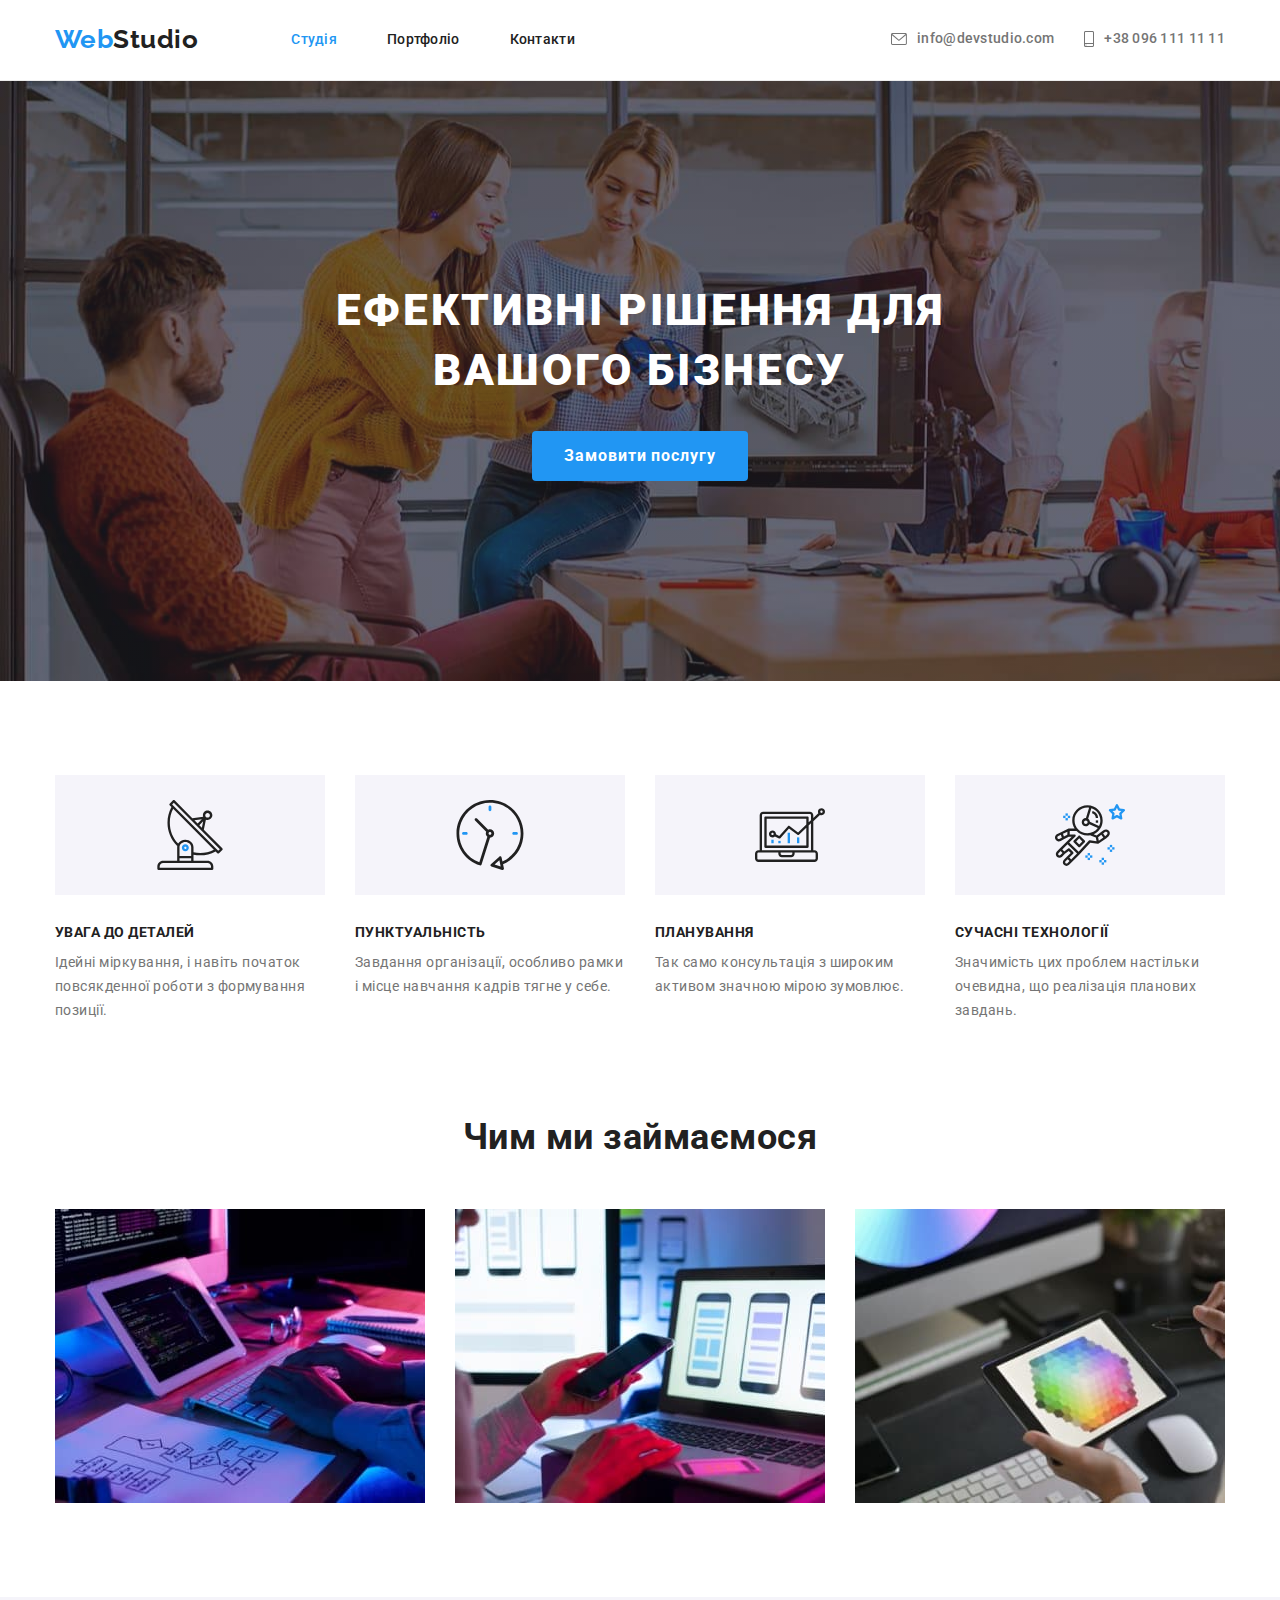
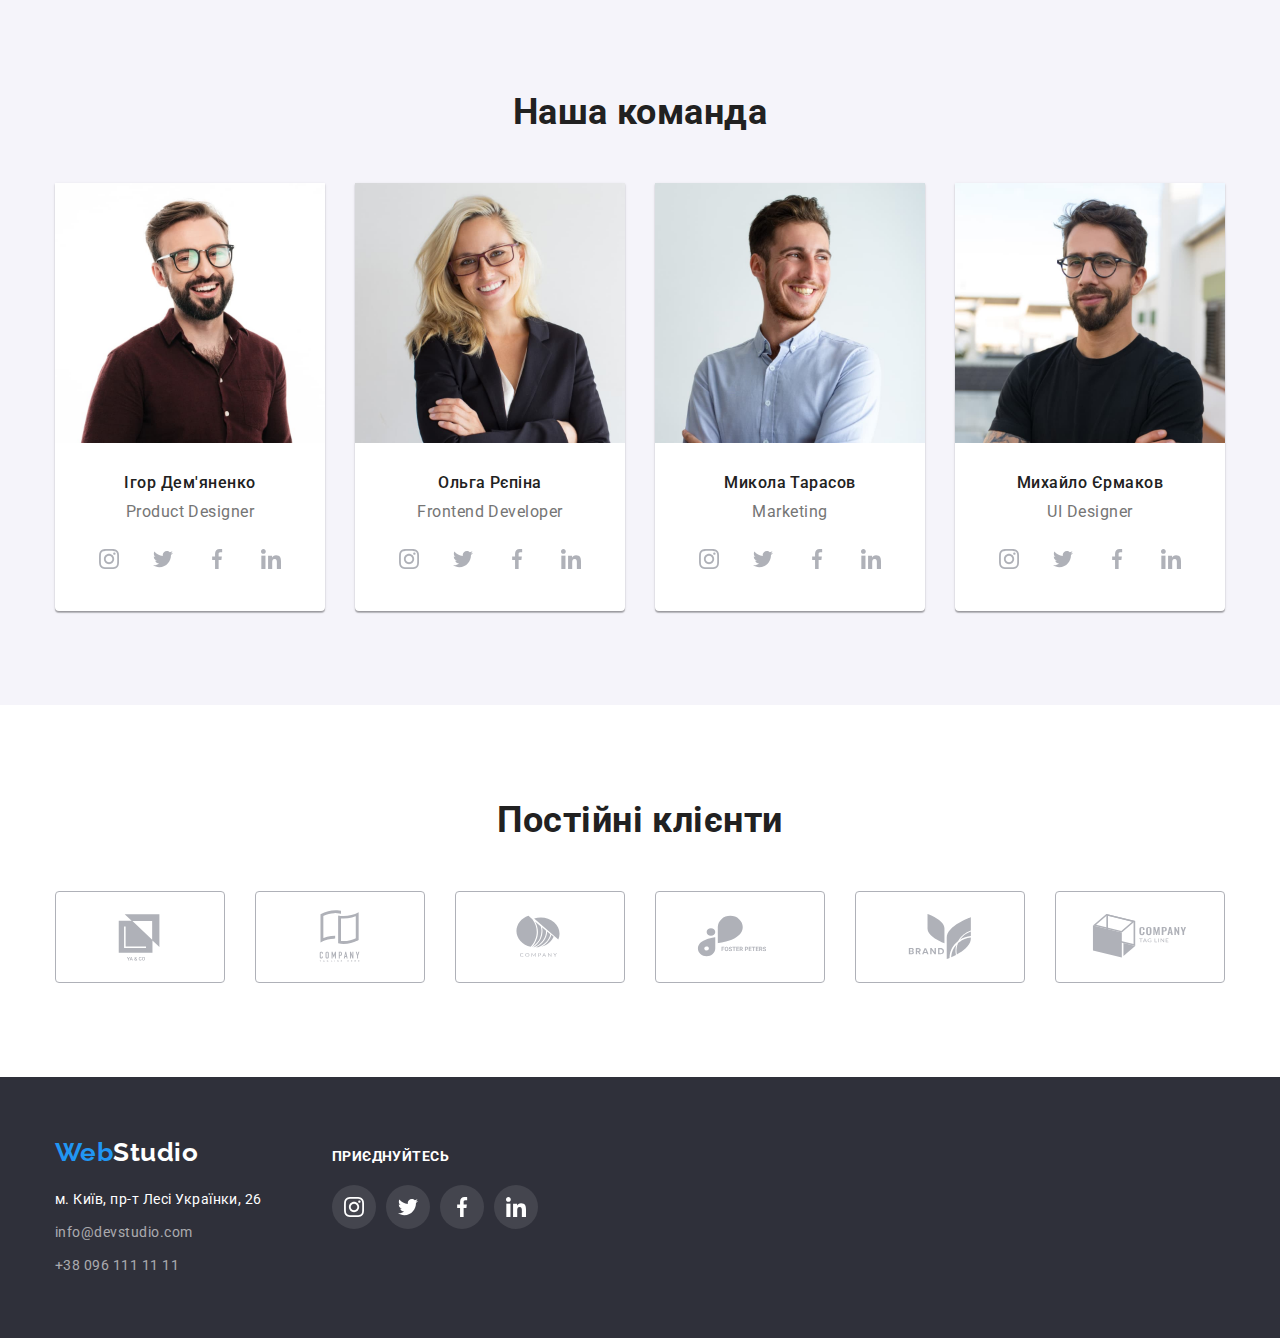
<file: index.html>
<!DOCTYPE html>
<html lang="uk">

<head>
  <meta charset="UTF-8" />
  <meta name="viewport" content="width=device-width, initial-scale=1.0" />
  <title>WebStudio</title>
  <link rel="preconnect" href="https://fonts.googleapis.com">
  <link rel="preconnect" href="https://fonts.gstatic.com" crossorigin>
  <link href="https://fonts.googleapis.com/css2?family=Raleway:wght@700&family=Roboto:wght@400;500;700;900&display=swap"
    rel="stylesheet">
  <link rel="stylesheet" href="https://cdn.jsdelivr.net/npm/modern-normalize@1.1.0/modern-normalize.min.css">
  <link rel="stylesheet" href="./css/styles.css">
</head>

<body>
  <!-- HEADER -->
  <header class="page-header">
    <div class="container page-header-container">
      <nav class="page-navigation">
        <a class="logo link" href="./index.html"><span class="text-logo">Web</span>Studio</a>
        <ul class="menu list">
          <li class="menu-item"><a class="menu-link current link" href="./index.html">Студія</a></li>
          <li class="menu-item"><a class="menu-link link" href="./portfolio.html">Портфоліо</a></li>
          <li class="menu-item"><a class="menu-link link" href="#">Контакти</a></li>
        </ul>
      </nav>
      <ul class="contact-menu list">
        <li class="contact-menu-item"><a class="contact-e-mail link" href="mailto:info@devstudio.com"><svg
              class="contact-icon" width="16px" height="12px">
              <use href="./images/icons.svg#icon-envelope"></use>
            </svg>info@devstudio.com</a>
        </li>
        <li><a class="contact-phone-number link" href="tel:+380961111111"><svg class="contact-icon" width="10px"
              height="16px">
              <use href="./images/icons.svg#icon-smartphone"></use>
            </svg>+38 096 111 11 11</a></li>
      </ul>
    </div>

  </header>
  <main>
    <!-- HERO -->
    <section class="hero">
      <div class="container hero-container">
        <h1 class="hero-title">Ефективні рішення для вашого бізнесу</h1>
        <button type="button" class="hero-btn">Замовити послугу</button>
      </div>

    </section>
    <!-- ABOUT -->
    <section class="about section">
      <div class="container">
        <h2 class="visually-hidden">Наші переваги</h2>
        <ul class="list about-container">
          <li class="about-list">
            <div class="about-container-icon">
              <svg class="about-icons" aria-label="іконка антени" width="70px" height="70px">
                <use href="./images/icons.svg#icon-antenna"></use>
              </svg>
            </div>
            <h3 class="about-suptitle">УВАГА ДО ДЕТАЛЕЙ</h3>
            <p class="about-text">Ідейні міркування, і навіть початок повсякденної роботи з формування позиції.</p>
          </li>
          <li class="about-list">
            <div class="about-container-icon">
              <svg class="about-icons" aria-label="іконка годинника" width="70px" height="70px">
                <use href="./images/icons.svg#icon-clock"></use>
              </svg>
            </div>
            <h3 class="about-suptitle">ПУНКТУАЛЬНІСТЬ</h3>
            <p class="about-text">Завдання організації, особливо рамки і місце навчання кадрів тягне у себе.</p>
          </li>
          <li class="about-list">
            <div class="about-container-icon">
              <svg class="about-icons" aria-label="іконка діаграми" width="70px" height="70px">
                <use href="./images/icons.svg#icon-diagram"></use>
              </svg>
            </div>
            <h3 class="about-suptitle">ПЛАНУВАННЯ</h3>
            <p class="about-text">Так само консультація з широким активом значною мірою зумовлює.</p>
          </li>
          <li class="about-list">
            <div class="about-container-icon">
              <svg class="about-icons" aria-label="іконка астронавт" width="70px" height="70px">
                <use href="./images/icons.svg#icon-astronaut"></use>
              </svg>
            </div>
            <h3 class="about-suptitle">СУЧАСНІ ТЕХНОЛОГІЇ</h3>
            <p class="about-text">Значимість цих проблем настільки очевидна, що реалізація планових завдань.</p>
          </li>
        </ul>
      </div>

    </section>
    <!-- GALERY -->
    <section class="galery section">
      <div class="container">
        <h2 class="galery-title">Чим ми займаємося</h2>
        <ul class="list galery-container">
          <li class="galery-list"><img class="galery-img" src="./images/photo-a.jpg" alt="Розробка алгоритмів"
              width="370">
          </li>
          <li class="galery-list"><img class="galery-img" src="./images/photo-b.jpg" alt="Програмування" width="370">
          </li>
          <li class="galery-list"><img class="galery-img" src="./images/photo-c.jpg" alt="Веб дизайн" width="370">
          </li>
        </ul>
      </div>
    </section>
    <!-- OUR TEAM -->
    <section class="our-team section">
      <div class="container">
        <h2 class="our-team-title">Наша команда</h2>
        <ul class="list our-team-container">
          <li class="our-team-card">
            <img class="our-team-img" src="./images/igor.jpg" alt="Ігор Дем'яненко" width="270">
            <h3 class="our-team-name">Ігор Дем'яненко</h3>
            <p class="our-team-description">Product Designer</p>
            <ul class="social-list">
              <li class="social-list-item list">
                <a href="" class="social-list-link">
                  <svg lang="en" aria-label="instagram icon" class="social-list-icon">
                    <use href="./images/icons.svg#icon-instagram"></use>
                  </svg>
                </a>
              </li>
              <li class="social-list-item list">
                <a href="" class="social-list-link">
                  <svg lang="en" aria-label="twitter icon" class="social-list-icon">
                    <use href="./images/icons.svg#icon-twitter"></use>
                  </svg>
                </a>
              </li>
              <li class="social-list-item list">
                <a href="" class="social-list-link">
                  <svg lang="en" aria-label="facebook icon" class="social-list-icon">
                    <use href="./images/icons.svg#icon-facebook"></use>
                  </svg>
                </a>
              </li>
              <li class="social-list-item list">
                <a href="" class="social-list-link">
                  <svg lang="en" aria-label="linkedin icon" class="social-list-icon">
                    <use href="./images/icons.svg#icon-linkedin"></use>
                  </svg>
                </a>
              </li>
            </ul>
          </li>
          <li class="our-team-card">
            <img class="our-team-img" src="./images/olga.jpg" alt="Ольга Рєпіна" width="270">
            <h3 class="our-team-name">Ольга Рєпіна</h3>
            <p class="our-team-description">Frontend Developer</p>
            <ul class="social-list">
              <li class="social-list-item list">
                <a href="" class="social-list-link">
                  <svg lang="en" aria-label="instagram icon" class="social-list-icon">
                    <use href="./images/icons.svg#icon-instagram"></use>
                  </svg>
                </a>
              </li>
              <li class="social-list-item list">
                <a href="" class="social-list-link">
                  <svg lang="en" aria-label="twitter icon" class="social-list-icon">
                    <use href="./images/icons.svg#icon-twitter"></use>
                  </svg>
                </a>
              </li>
              <li class="social-list-item list">
                <a href="" class="social-list-link">
                  <svg lang="en" aria-label="facebook icon" class="social-list-icon">
                    <use href="./images/icons.svg#icon-facebook"></use>
                  </svg>
                </a>
              </li>
              <li class="social-list-item list">
                <a href="" class="social-list-link">
                  <svg lang="en" aria-label="linkedin icon" class="social-list-icon">
                    <use href="./images/icons.svg#icon-linkedin"></use>
                  </svg>
                </a>
              </li>
            </ul>
          </li>
          <li class="our-team-card">
            <img class="our-team-img" src="./images/mykola.jpg" alt="Микола Тарасов" width="270">
            <h3 class="our-team-name">Микола Тарасов</h3>
            <p class="our-team-description">Marketing</p>
            <ul class="social-list">
              <li class="social-list-item list">
                <a href="" class="social-list-link">
                  <svg lang="en" aria-label="instagram icon" class="social-list-icon">
                    <use href="./images/icons.svg#icon-instagram"></use>
                  </svg>
                </a>
              </li>
              <li class="social-list-item list">
                <a href="" class="social-list-link">
                  <svg lang="en" aria-label="twitter icon" class="social-list-icon">
                    <use href="./images/icons.svg#icon-twitter"></use>
                  </svg>
                </a>
              </li>
              <li class="social-list-item list">
                <a href="" class="social-list-link">
                  <svg lang="en" aria-label="facebook icon" class="social-list-icon">
                    <use href="./images/icons.svg#icon-facebook"></use>
                  </svg>
                </a>
              </li>
              <li class="social-list-item list">
                <a href="" class="social-list-link">
                  <svg lang="en" aria-label="linkedin icon" class="social-list-icon">
                    <use href="./images/icons.svg#icon-linkedin"></use>
                  </svg>
                </a>
              </li>
            </ul>
          </li>
          <li class="our-team-card">
            <img class="our-team-img" src="./images/mykhaylo.jpg" alt="Михайло Єрмаков" width="270">
            <h3 class="our-team-name">Михайло Єрмаков</h3>
            <p class="our-team-description">UI Designer</p>
            <ul class="social-list">
              <li class="social-list-item list">
                <a href="" class="social-list-link">
                  <svg lang="en" aria-label="instagram icon" class="social-list-icon">
                    <use href="./images/icons.svg#icon-instagram"></use>
                  </svg>
                </a>
              </li>
              <li class="social-list-item list">
                <a href="" class="social-list-link">
                  <svg lang="en" aria-label="twitter icon" class="social-list-icon">
                    <use href="./images/icons.svg#icon-twitter"></use>
                  </svg>
                </a>
              </li>
              <li class="social-list-item list">
                <a href="" class="social-list-link">
                  <svg lang="en" aria-label="facebook icon" class="social-list-icon">
                    <use href="./images/icons.svg#icon-facebook"></use>
                  </svg>
                </a>
              </li>
              <li class="social-list-item list">
                <a href="" class="social-list-link">
                  <svg lang="en" aria-label="linkedin icon" class="social-list-icon">
                    <use href="./images/icons.svg#icon-linkedin"></use>
                  </svg>
                </a>
              </li>
            </ul>
          </li>
        </ul>
      </div>

    </section>
    <!-- CLIENTS -->
    <section class="clients section">
      <div class="container">
        <h2 class="clients-title">Постійні клієнти</h2>
        <ul class="clients-list list">
          <li class="clients-item">
            <a class="clients-link" href=""><svg class="clients-icon" aria-label="іконка компанії" width="106px"
                height="60px">
                <use href="./images/icons.svg#icon-logo1"></use>
              </svg></a>
          </li>
          <li class="clients-item">
            <a class="clients-link" href=""><svg class="clients-icon" aria-label="іконка компанії" width="106px"
                height="60px">
                <use href="./images/icons.svg#icon-logo2"></use>
              </svg></a>
          </li>
          <li class="clients-item">
            <a class="clients-link" href=""><svg class="clients-icon" aria-label="іконка компанії" width="106px"
                height="60px">
                <use href="./images/icons.svg#icon-logo3"></use>
              </svg></a>
          </li>
          <li class="clients-item">
            <a class="clients-link" href=""><svg class="clients-icon" aria-label="іконка компанії" width="106px"
                height="60px">
                <use href="./images/icons.svg#icon-logo4"></use>
              </svg></a>
          </li>
          <li class="clients-item">
            <a class="clients-link" href=""><svg class="clients-icon" aria-label="іконка компанії" width="106px"
                height="60px">
                <use href="./images/icons.svg#icon-logo5"></use>
              </svg></a>
          </li>
          <li class="clients-item">
            <a class="clients-link" href=""><svg class="clients-icon" aria-label="іконка компанії" width="106px"
                height="60px">
                <use href="./images/icons.svg#icon-logo6"></use>
              </svg></a>
          </li>
        </ul>
      </div>
    </section>
  </main>
  <!--FOOTER-->
  <footer>
    <div class="container footer-container">
      <div class="footer-contact-container">
        <a class="footer-logo link" href="./index.html"><span class="text-logo-footer">Web</span>Studio</a>
        <address>
          <ul class="list footer-list">
            <li class="foooter-item">
              <a class="footer-contact-address link" href="https://goo.gl/maps/CPtrU1FHBa2aNyZL9" target="_blank"
                rel="noopener noreferrer nofollow">м. Київ, пр-т Лесі Українки, 26</a>
            </li>
            <li class="foooter-item">
              <a class="footer-contact-e-mail link" href="mailto:info@devstudio.com">info@devstudio.com</a>
            </li>
            <li class="foooter-item">
              <a class="footer-contact-phone link" href="tel:+380961111111">+38 096 111 11 11</a>
            </li>
          </ul>
        </address>
      </div>
      <div class="social-links-footer">
        <p class="social-links-footer-title">приєднуйтесь</p>
        <ul class="social-links-footer-list list">
          <li class="social-links-footer-item">
            <a class="footer-social-link" href="">
              <svg class="footer-social-icon" width="20px" height="20px">
                <use href="./images/icons.svg#icon-instagram"></use>
              </svg>
            </a>
          </li>
          <li class="social-links-footer-item">
            <a class="footer-social-link" href="">
              <svg class="footer-social-icon" width="20px" height="20px">
                <use href="./images/icons.svg#icon-twitter"></use>
              </svg>
            </a>
          </li>
          <li class="social-links-footer-item">
            <a class="footer-social-link" href="">
              <svg class="footer-social-icon" width="20px" height="20px">
                <use href="./images/icons.svg#icon-facebook"></use>
              </svg>
            </a>
          </li>
          <li class="social-links-footer-item">
            <a class="footer-social-link" href="">
              <svg class="footer-social-icon" width="20px" height="20px">
                <use href="./images/icons.svg#icon-linkedin"></use>
              </svg>
            </a>
          </li>
        </ul>
      </div>

    </div>
  </footer>
</body>

</html>
</file>
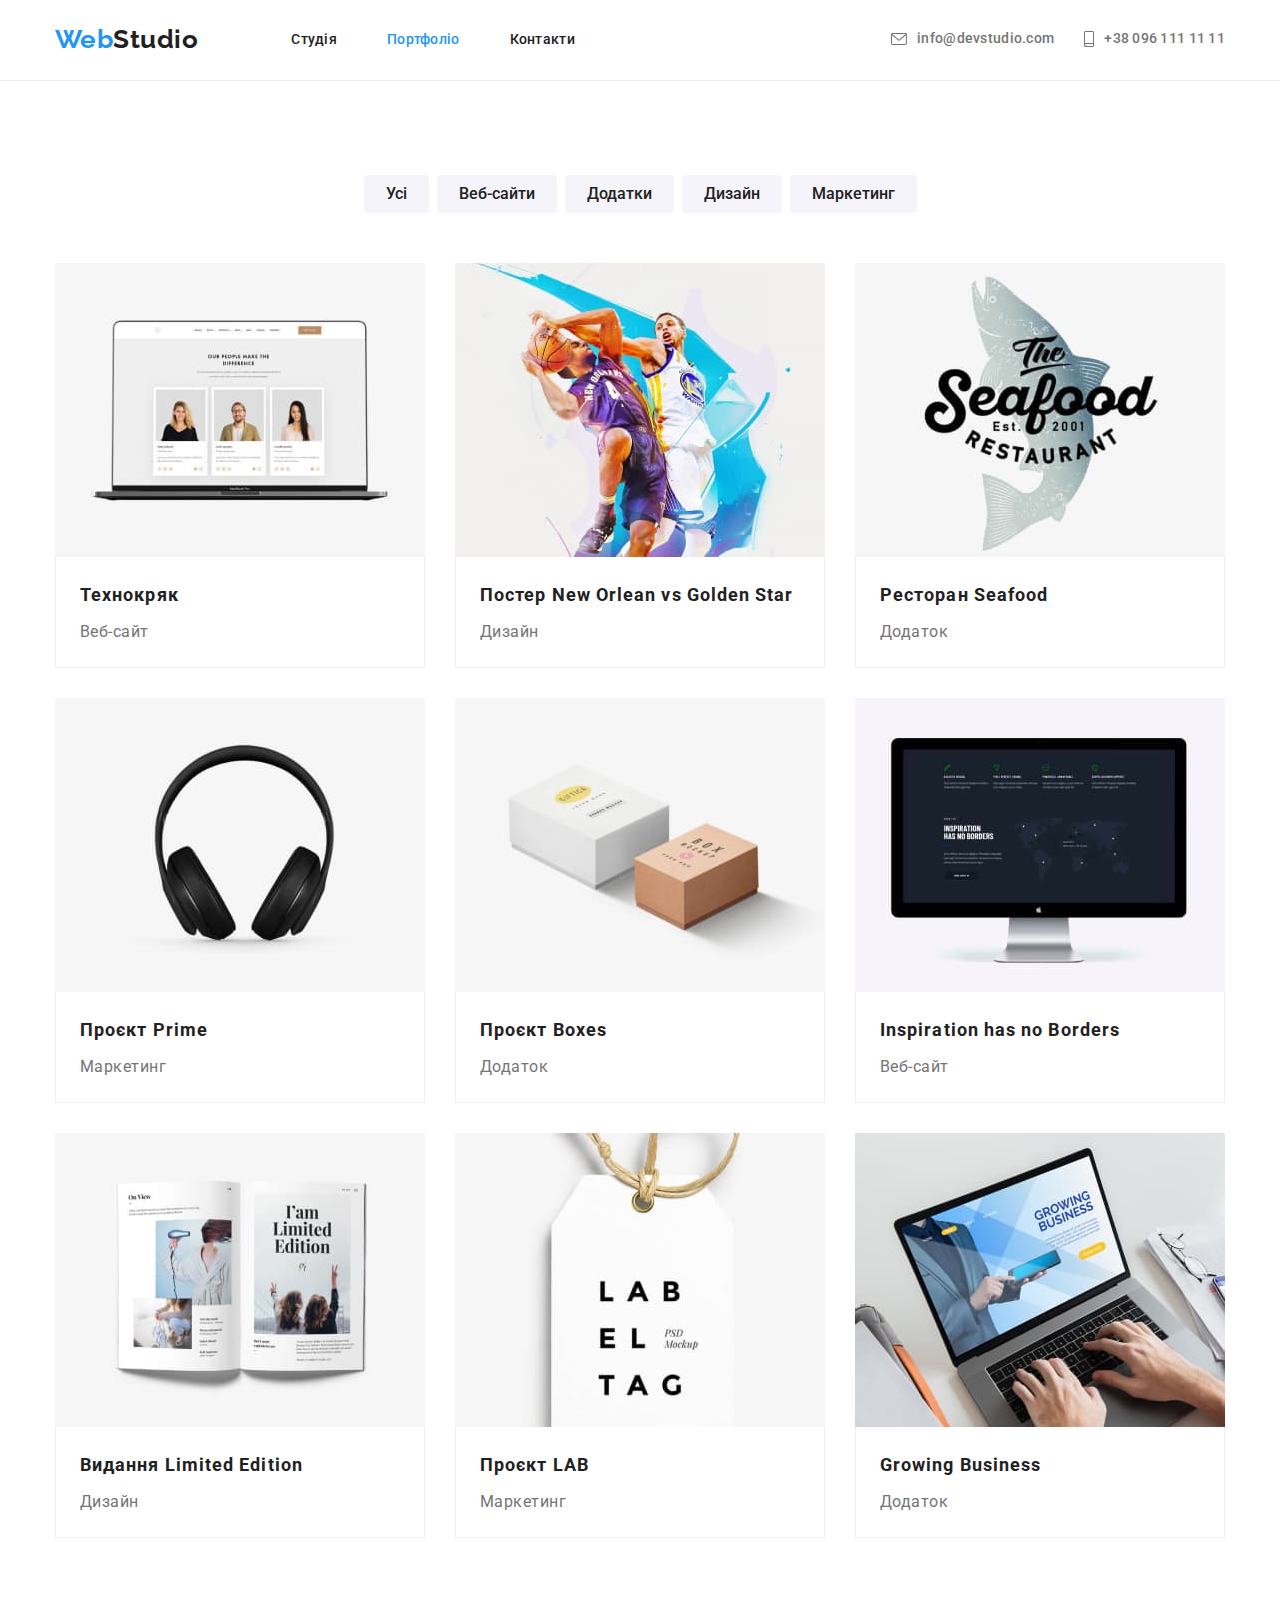
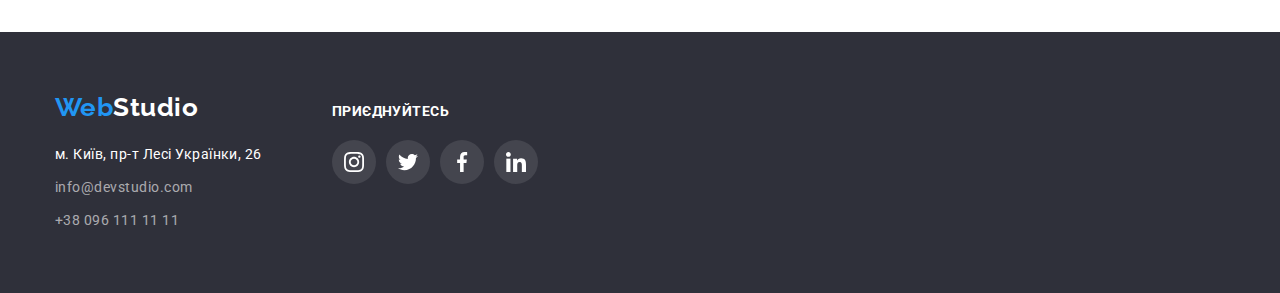
<file: portfolio.html>
<!DOCTYPE html>
<html lang="en">

<head>
    <meta charset="UTF-8">
    <meta http-equiv="X-UA-Compatible" content="IE=edge">
    <meta name="viewport" content="width=device-width, initial-scale=1.0">
    <title>Portfolio</title>
    <link rel="preconnect" href="https://fonts.googleapis.com">
    <link rel="preconnect" href="https://fonts.gstatic.com" crossorigin>
    <link
        href="https://fonts.googleapis.com/css2?family=Raleway:wght@700&family=Roboto:wght@400;500;700;900&display=swap"
        rel="stylesheet">
    <link rel="stylesheet" href="https://cdn.jsdelivr.net/npm/modern-normalize@1.1.0/modern-normalize.min.css">
    <link rel="stylesheet" href="./css/styles.css">
</head>

<body>
    <!-- HEADER -->
    <header class="page-header">
        <div class="container page-header-container">
            <nav class="page-navigation">
                <a class="logo link" href="./index.html"><span class="text-logo">Web</span>Studio</a>
                <ul class="menu list">
                    <li class="menu-item"><a class="menu-link link" href="./index.html">Студія</a></li>
                    <li class="menu-item"><a class="menu-link current link" href="./portfolio.html">Портфоліо</a></li>
                    <li class="menu-item"><a class="menu-link link" href="#">Контакти</a></li>
                </ul>
            </nav>
            <ul class="contact-menu list">
                <li class="contact-menu-item"><a class="contact-e-mail link" href="mailto:info@devstudio.com"><svg
                            class="contact-icon" width="16px" height="12px">
                            <use href="./images/icons.svg#icon-envelope"></use>
                        </svg>info@devstudio.com</a>
                </li>
                <li><a class="contact-phone-number link" href="tel:+380961111111"><svg class="contact-icon" width="10px"
                            height="16px">
                            <use href="./images/icons.svg#icon-smartphone"></use>
                        </svg>+38 096 111 11 11</a></li>
            </ul>
        </div>

    </header>
    <main>
        <section class="filter">
            <div class="container">
                <h1 class="visually-hidden">НАШІ РОБОТИ</h1>
                <ul class="list filter-container">
                    <li><button type="button" class="filter-btn">Усі</button></li>
                    <li><button type="button" class="filter-btn">Веб-сайти</button></li>
                    <li><button type="button" class="filter-btn">Додатки</button></li>
                    <li><button type="button" class="filter-btn">Дизайн</button></li>
                    <li><button type="button" class="filter-btn">Маркетинг</button></li>
                </ul>
                <ul class="project list">
                    <li class="project-list">
                        <a class="project-link link" href=""><img src="./images/po-1.jpg" alt="Технокряк" width="370">
                            <div class="project-description">
                                <h3 class="project-suptitle">Технокряк</h3>
                                <p class="project-text">Веб-сайт</p>
                            </div>
                        </a>
                    </li>
                    <li class="project-list">
                        <a class="project-link link" href=""><img src="./images/po-2.jpg"
                                alt="Постер New Orlean vs Golden Star" width="370">
                            <div class="project-description">
                                <h3 class="project-suptitle">Постер New Orlean vs Golden Star</h3>
                                <p class="project-text">Дизайн</p>
                            </div>
                        </a>
                    </li>
                    <li class="project-list">
                        <a class="project-link link" href=""><img src="./images/po-3.jpg" alt="Ресторан Seafood"
                                width="370">
                            <div class="project-description">
                                <h3 class="project-suptitle">Ресторан Seafood</h3>
                                <p class="project-text">Додаток</p>
                            </div>
                        </a>
                    </li>
                    <li class="project-list">
                        <a class="project-link link" href=""><img src="./images/po-4.jpg" alt="Проєкт Prime"
                                width="370">
                            <div class="project-description">
                                <h3 class="project-suptitle">Проєкт Prime</h3>
                                <p class="project-text">Маркетинг</p>
                            </div>
                        </a>
                    </li>
                    <li class="project-list">
                        <a class="project-link link" href=""><img src="./images/po-5.jpg" alt="Проєкт Boxes"
                                width="370">
                            <div class="project-description">
                                <h3 class="project-suptitle">Проєкт Boxes</h3>
                                <p class="project-text">Додаток</p>
                            </div>
                        </a>
                    </li>
                    <li class="project-list">
                        <a class="project-link link" href=""><img src="./images/po-6.jpg"
                                alt="Inspiration has no Borders" width="370">
                            <div class="project-description">
                                <h3 class="project-suptitle">Inspiration has no Borders</h3>
                                <p class="project-text">Веб-сайт</p>
                            </div>
                        </a>
                    </li>
                    <li class="project-list">
                        <a class="project-link link" href=""><img src="./images/po-7.jpg" alt="Видання Limited Edition"
                                width="370">
                            <div class="project-description">
                                <h3 class="project-suptitle">Видання Limited Edition</h3>
                                <p class="project-text">Дизайн</p>
                            </div>
                        </a>
                    </li>
                    <li class="project-list">
                        <a class="project-link link" href=""><img src="./images/po-8.jpg" alt="Проєкт LAB" width="370">
                            <div class="project-description">
                                <h3 class="project-suptitle">Проєкт LAB</h3>
                                <p class="project-text">Маркетинг</p>
                            </div>
                        </a>
                    </li>
                    <li class="project-list">
                        <a class="project-link link" href=""><img src="./images/po-9.jpg" alt="Growing Business"
                                width="370">
                            <div class="project-description">
                                <h3 class="project-suptitle">Growing Business</h3>
                                <p class="project-text">Додаток</p>
                            </div>
                        </a>
                    </li>
                </ul>
            </div>

        </section>
    </main>
    <!--FOOTER-->
    <footer>
        <div class="container footer-container">
            <div class="footer-contact-container">
                <a class="footer-logo link" href="./index.html"><span class="text-logo-footer">Web</span>Studio</a>
                <address>
                    <ul class="list footer-list">
                        <li class="foooter-item">
                            <a class="footer-contact-address link" href="https://goo.gl/maps/CPtrU1FHBa2aNyZL9"
                                target="_blank" rel="noopener noreferrer nofollow">м. Київ, пр-т Лесі Українки, 26</a>
                        </li>
                        <li class="foooter-item">
                            <a class="footer-contact-e-mail link"
                                href="mailto:info@devstudio.com">info@devstudio.com</a>
                        </li>
                        <li class="foooter-item">
                            <a class="footer-contact-phone link" href="tel:+380961111111">+38 096 111 11 11</a>
                        </li>
                    </ul>
                </address>
            </div>
            <div class="social-links-footer">
                <h2 class="social-links-footer-title">приєднуйтесь</h2>
                <ul class="social-links-footer-list list">
                    <li class="social-links-footer-item">
                        <a class="footer-social-link" href="">
                            <svg class="footer-social-icon" width="20px" height="20px">
                                <use href="./images/icons.svg#icon-instagram"></use>
                            </svg>
                        </a>
                    </li>
                    <li class="social-links-footer-item">
                        <a class="footer-social-link" href="">
                            <svg class="footer-social-icon" width="20px" height="20px">
                                <use href="./images/icons.svg#icon-twitter"></use>
                            </svg>
                        </a>
                    </li>
                    <li class="social-links-footer-item">
                        <a class="footer-social-link" href="">
                            <svg class="footer-social-icon" width="20px" height="20px">
                                <use href="./images/icons.svg#icon-facebook"></use>
                            </svg>
                        </a>
                    </li>
                    <li class="social-links-footer-item">
                        <a class="footer-social-link" href="">
                            <svg class="footer-social-icon" width="20px" height="20px">
                                <use href="./images/icons.svg#icon-linkedin"></use>
                            </svg>
                        </a>
                    </li>
                </ul>
            </div>

        </div>
    </footer>
</body>

</html>
</file>
<file: css/styles.css>
:root {
  --primary-fonts: "Roboto", sans-serif;
  --secondary-fonts: "Raleway", sans-serif;
  --body-background-color: #ffffff;
  --primary-background-color: #2f303a;
  --secondary-background-color: #f5f4fa;
  --primary-text-color-theme-light: #757575;
  --secondary-text-color-theme-light: #212121;
  --primary-text-color-theme-dark: #ffffff;
  --secondary-text-color-theme-dark: rgba(255, 255, 255, 0.6);
  --accent-color: #2196f3;
  --accent-color-hero-btn: #188ce8;
}
h1,
h2,
h3,
h4,
p {
  margin-top: 0;
  margin-bottom: 0;
}
ol,
ul {
  margin-top: 0;
  margin-bottom: 0;
  padding-left: 0;
}
.link {
  text-decoration: none;
}
.list {
  list-style: none;
}
img {
  display: block;
  min-width: 100%;
  height: auto;
}
body {
  font-family: var(--primary-fonts);
  letter-spacing: 0.03em;
  background-color: var(--body-background-color);
}
button {
  cursor: pointer;
}
.container {
  width: 1200px;
  margin-left: auto;
  margin-right: auto;
  padding-left: 15px;
  padding-right: 15px;
}
.section {
  padding-top: 94px;
  padding-bottom: 94px;
}
/* =======HEADER======= */
header {
  border-bottom: 1px solid #ececec;
}
.page-header-container {
  display: flex;
  justify-content: space-between;
}
.page-header {
  padding-top: 24px;
  padding-bottom: 25px;
}
.page-navigation {
  display: flex;
  align-items: center;
}
.menu {
  display: flex;
}
.menu-item:not(:last-child) {
  margin-right: 50px;
}
.logo {
  font-family: var(--secondary-fonts);
  font-weight: 700;
  font-size: 26px;
  line-height: 1.19;
  color: var(--secondary-text-color-theme-light);
  margin-right: 93px;
}
.text-logo {
  color: var(--accent-color);
}
.menu-link {
  font-weight: 500;
  font-size: 14px;
  line-height: 1.86;
  letter-spacing: 0.02em;
  color: var(--secondary-text-color-theme-light);
}
.menu-link:hover,
.menu-link:focus {
  color: var(--accent-color);
}
.menu .menu-link.current {
  color: var(--accent-color);
}
.contact-menu {
  display: flex;
  align-items: center;
}
.contact-phone-number {
  display: flex;
  column-gap: 10px;
  align-items: center;
  justify-content: center;
  font-weight: 500;
  font-size: 14px;
  line-height: 1.14;
  letter-spacing: 0.02em;
  color: var(--primary-text-color-theme-light);
}
.contact-phone-number:hover,
.contact-phone-number:focus {
  color: var(--accent-color);
}
.contact-e-mail {
  display: flex;
  column-gap: 10px;
  align-items: center;
  justify-content: center;
  font-weight: 500;
  font-size: 14px;
  line-height: 1.14;
  letter-spacing: 0.02em;
  color: var(--primary-text-color-theme-light);
}
.contact-icon {
  fill: var(--primary-text-color-theme-light);
}
.contact-phone-number:hover .contact-icon,
.contact-phone-number:focus .contact-icon,
.contact-e-mail:hover .contact-icon,
.contact-e-mail:hover .contact-icon {
  fill: var(--accent-color);
}
.contact-menu-item {
  margin-right: 30px;
}
.contact-e-mail:hover,
.contact-e-mail:focus {
  color: var(--accent-color);
}
/* =======HEADER======= */

/* =====HERO===== */
.hero {
  max-width: 1600px;
  background-color: var(--primary-background-color);
  padding-top: 200px;
  padding-bottom: 200px;
  margin-left: auto;
  margin-right: auto;
  align-items: center;
  text-align: center;
  background-image: linear-gradient(
      rgba(47, 48, 58, 0.4),
      rgba(47, 48, 58, 0.4)
    ),
    url("../images/bg-img.jpg");
  background-size: cover;
}

.hero-title {
  width: 696px;
  margin: 0 auto;
  font-weight: 900;
  font-size: 44px;
  line-height: 1.36;
  letter-spacing: 0.06em;
  text-transform: uppercase;
  color: var(--primary-text-color-theme-dark);
  margin-bottom: 30px;
}
.hero-btn {
  color: var(--primary-text-color-theme-dark);
  background-color: var(--accent-color);
  font-weight: 700;
  font-size: 16px;
  line-height: 1.88;
  display: inline-block;
  letter-spacing: 0.06em;
  padding: 10px 32px;
  min-width: 216px;
  margin-left: auto;
  margin-right: auto;
  border: 0px;
  border-radius: 4px;
}
.hero-btn:hover,
.hero-btn:focus {
  background: var(--accent-color-hero-btn);
  box-shadow: 0px 4px 4px rgba(0, 0, 0, 0.15);
}
/* =====HERO===== */

/* =====ABOUT===== */
.about-container {
  display: flex;
  justify-content: space-between;
}
.about-list {
  flex-basis: calc((100% - 90px) / 4);
}
.about {
  padding-bottom: 0px;
}
.visually-hidden {
  position: absolute;
  white-space: nowrap;
  width: 1px;
  height: 1px;
  overflow: hidden;
  border: 0;
  padding: 0;
  clip: rect(0 0 0 0);
  clip-path: inset(50%);
  margin: -1px;
}
.about-suptitle {
  font-weight: 700;
  font-size: 14px;
  line-height: 1.14;
  text-transform: uppercase;
  color: var(--secondary-text-color-theme-light);
  margin-bottom: 10px;
}
.about-text {
  font-style: normal;
  font-size: 14px;
  line-height: 1.71;
  color: var(--primary-text-color-theme-light);
}
.about-container-icon {
  display: flex;
  width: 270px;
  height: 120px;
  align-items: center;
  justify-content: center;
  margin-bottom: 30px;
  background-color: var(--secondary-background-color);
}

/* =====ABOUT===== */

/* =====GALERY===== */

.galery-container {
  display: flex;
  flex-wrap: wrap;
  gap: 30px;
}
.galery-list {
  flex-basis: calc((100% - 60px) / 3);
}
.galery-title {
  font-weight: 700;
  font-size: 36px;
  line-height: 1.17;
  text-align: center;
  color: var(--secondary-text-color-theme-light);
  margin-bottom: 50px;
}
/* =====GALERY===== */

/* =====OUR-TEAM===== */

.our-team-container {
  display: flex;
  flex-wrap: wrap;
  gap: 30px;
}
.our-team {
  background-color: var(--secondary-background-color);
}
.our-team-title {
  margin-bottom: 50px;
  font-weight: 700;
  font-size: 36px;
  line-height: 1.17;
  text-align: center;
  color: var(--secondary-text-color-theme-light);
}
.our-team-name {
  padding-top: 30px;
  font-weight: 500;
  font-size: 16px;
  line-height: 1.19;
  text-align: center;
  color: var(--secondary-text-color-theme-light);
  margin-bottom: 10px;
}
.our-team-card {
  flex-basis: calc((100% - 90px) / 4);
  background: #ffffff;
  box-shadow: 0px 1px 3px rgba(0, 0, 0, 0.12), 0px 1px 1px rgba(0, 0, 0, 0.14),
    0px 2px 1px rgba(0, 0, 0, 0.2);
  border-radius: 0px 0px 4px 4px;
}
.our-team-description {
  font-size: 16px;
  line-height: 1.19;
  text-align: center;
  color: var(--primary-text-color-theme-light);
  margin-bottom: 16px;
}
.social-list {
  display: flex;
  justify-content: center;
  column-gap: 10px;
  padding-bottom: 30px;
}
.social-list-link {
  display: flex;
  align-items: center;
  justify-content: center;
  width: 44px;
  height: 44px;
  border-radius: 50%;
  background-color: #ffffff;
}
.social-list-link:hover,
.social-list-link:focus {
  background-color: var(--accent-color);
}
.social-list-link:hover .social-list-icon,
.social-list-link:focus .social-list-icon {
  fill: #ffffff;
}
.social-list-icon {
  width: 20px;
  height: 20px;
  fill: #afb1b8;
}
/* =====OUR-TEAM===== */
/* =====CLIENTS===== */
.clients {
  background-color: var(--body-background-color);
}
.clients-title {
  margin-bottom: 50px;
  font-weight: 700;
  font-size: 36px;
  line-height: 1.17;
  text-align: center;
  color: var(--secondary-text-color-theme-light);
}
.clients-list {
  display: flex;
  align-items: center;
  gap: 30px;
  justify-content: center;
}
.clients-link {
  display: flex;
  justify-content: center;
  align-items: center;
  border: 1px solid;
  border-color: #afb1b8;
  border-radius: 4px;
  height: 92px;
  width: 170px;
}
.clients-icon {
  fill: #afb1b8;
}
.clients-link:hover,
.clients-link:focus {
  border-color: var(--accent-color);
}
.clients-link:hover .clients-icon,
.clients-link:focus .clients-icon {
  fill: var(--accent-color);
}
/* =====CLIENTS===== */

/* =====FOOTER===== */
footer {
  background-color: var(--primary-background-color);
  padding-top: 60px;
  padding-bottom: 60px;
}
.footer-logo {
  display: block;
  font-family: var(--secondary-fonts);
  font-weight: 700;
  font-size: 26px;
  line-height: 1.19;
  color: var(--primary-text-color-theme-dark);
  margin-bottom: 20px;
}
.text-logo-footer {
  color: var(--accent-color);
}
.foooter-item:not(:last-child) {
  margin-bottom: 9px;
}
.footer-contact-address {
  font-style: normal;
  font-size: 14px;
  line-height: 1.71;
  color: var(--primary-text-color-theme-dark);
  margin-bottom: 9px;
}
.footer-contact-address:hover,
.footer-contact-address:focus {
  color: var(--accent-color);
}
.footer-contact-e-mail {
  font-style: normal;
  font-size: 14px;
  line-height: 1.71;
  color: var(--secondary-text-color-theme-dark);
  margin-bottom: 9px;
}
.footer-contact-e-mail:hover,
.footer-contact-e-mail:focus {
  color: var(--accent-color);
}
.footer-contact-phone {
  font-style: normal;
  font-size: 14px;
  line-height: 1.71;
  color: var(--secondary-text-color-theme-dark);
}
.footer-contact-phone:hover,
.footer-contact-phone:focus {
  color: var(--accent-color);
}
.social-links-footer-title {
  font-weight: 700;
  font-size: 14px;
  line-height: 1.14;
  letter-spacing: 0.03em;
  text-transform: uppercase;
  margin-bottom: 20px;
  color: var(--primary-text-color-theme-dark);
}
.footer-container {
  display: flex;
  column-gap: 70px;
  align-items: baseline;
}
.social-links-footer-list {
  display: flex;
  justify-content: center;
  align-items: center;
  column-gap: 10px;
}
.footer-social-link {
  display: flex;
  align-items: center;
  justify-content: center;
  background-color: rgba(255, 255, 255, 0.1);
  border-radius: 50%;
  width: 44px;
  height: 44px;
}
.footer-social-link:hover,
.footer-social-link:focus {
  background-color: var(--accent-color);
}
.footer-social-icon {
  fill: var(--primary-text-color-theme-dark);
}

/* =====FOOTER===== */

/* =====PORTFOLIO===== */
.filter {
  padding-top: 94px;
  padding-bottom: 94px;
}
.filter-container {
  display: flex;
  margin-bottom: 50px;
  justify-content: center;
  column-gap: 8px;
}

.filter-btn {
  background-color: var(--secondary-background-color);
  color: var(--secondary-text-color-theme-light);
  font-weight: 500;
  font-size: 16px;
  line-height: 1.62;
  text-align: center;
  padding: 6px 22px;
  display: inline-block;
  max-height: 38px;
  border: 0px;
  border-radius: 4px;
}
.filter-btn:hover,
.filter-btn:focus {
  background-color: var(--accent-color);
  color: var(--primary-text-color-theme-dark);
  box-shadow: 0px 3px 1px rgba(0, 0, 0, 0.1), 0px 1px 2px rgba(0, 0, 0, 0.08),
    0px 2px 2px rgba(0, 0, 0, 0.12);
}
.project {
  display: flex;
  flex-wrap: wrap;
  gap: 30px;
}
.project-list {
  width: calc((100% - 60px) / 3);
}
.project-link {
  display: block;
}
.project-link:hover,
.project-link:focus {
  box-shadow: 0px 4px 4px rgba(0, 0, 0, 0.25);
}
.project-description {
  padding-top: 20px;
  padding-bottom: 20px;
  padding-left: 24px;
  padding-right: 24px;
  border-left: 1px solid #eeeeee;
  border-right: 1px solid #eeeeee;
  border-bottom: 1px solid #eeeeee;
}
.project-suptitle {
  font-weight: 700;
  font-size: 18px;
  line-height: 2;
  letter-spacing: 0.06em;
  color: var(--secondary-text-color-theme-light);
  margin-bottom: 4px;
}
.project-text {
  font-size: 16px;
  line-height: 1.88;
  color: var(--primary-text-color-theme-light);
}
</file>
